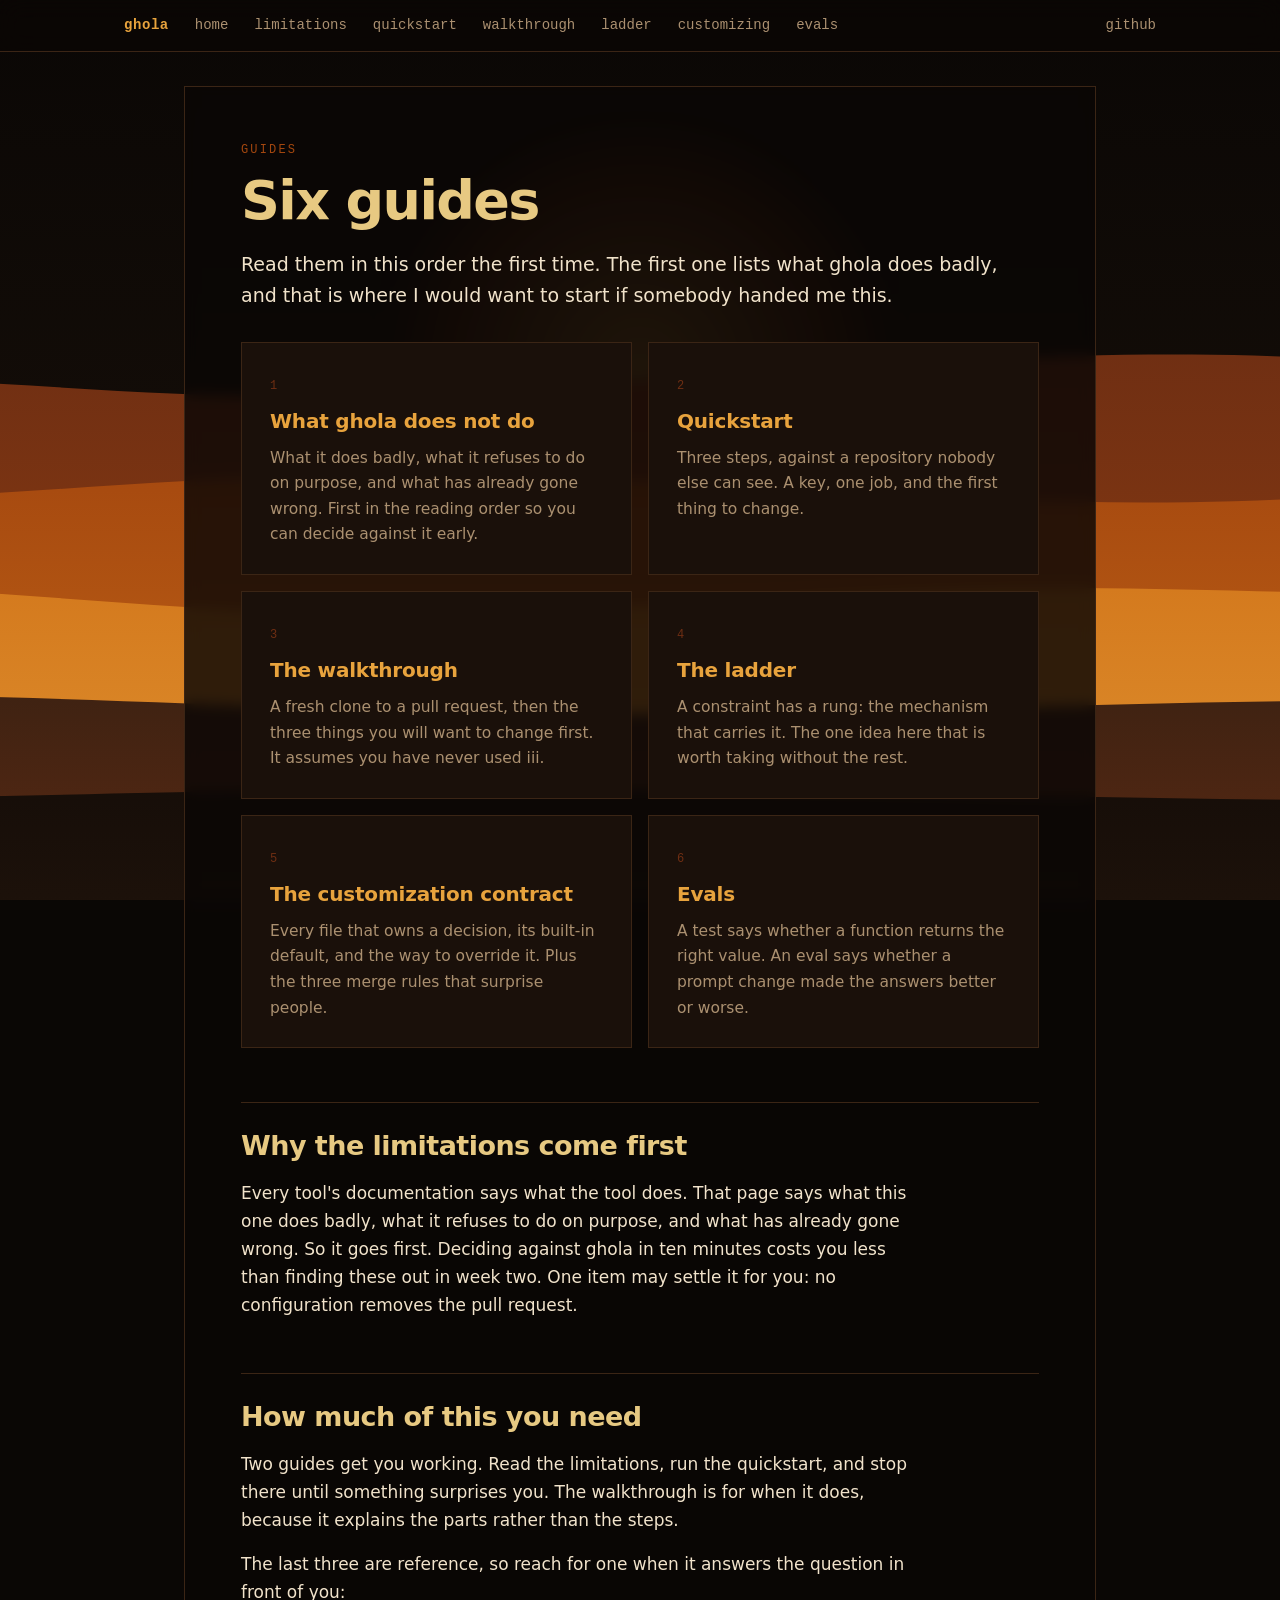
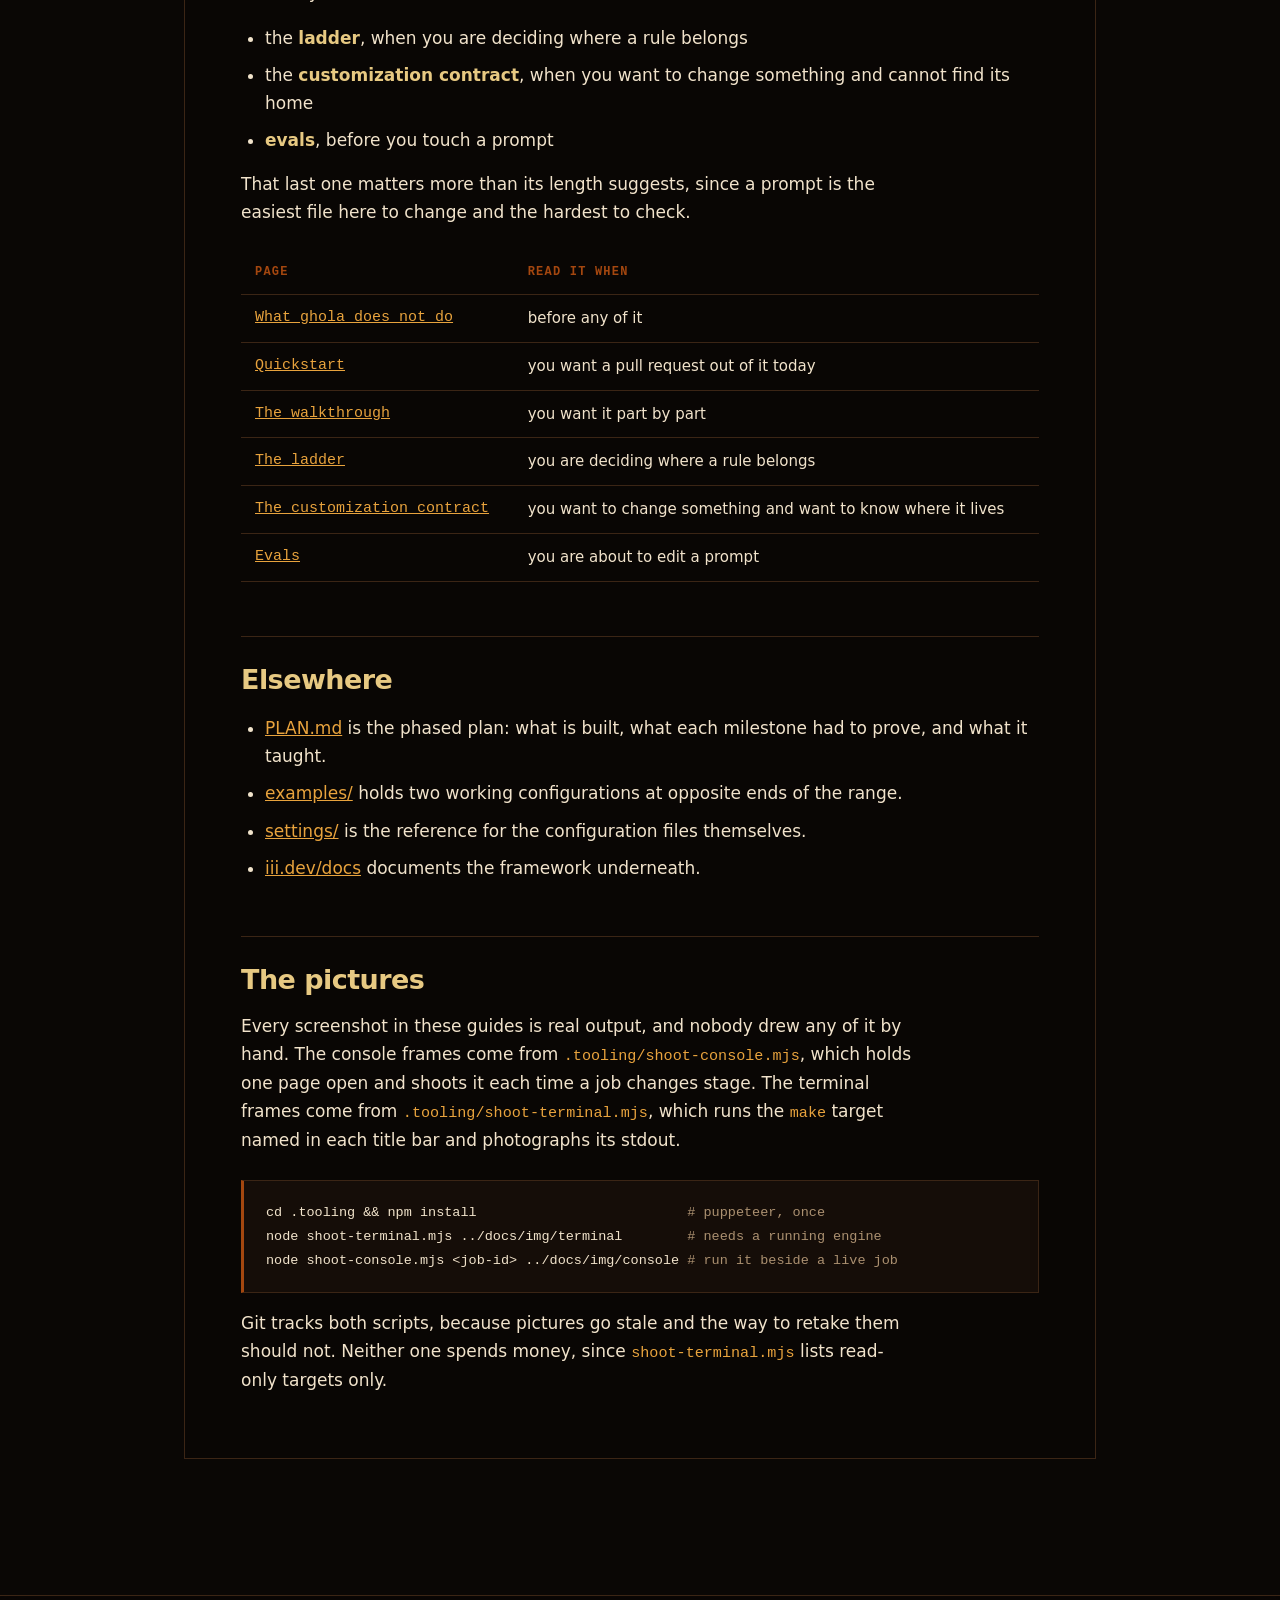
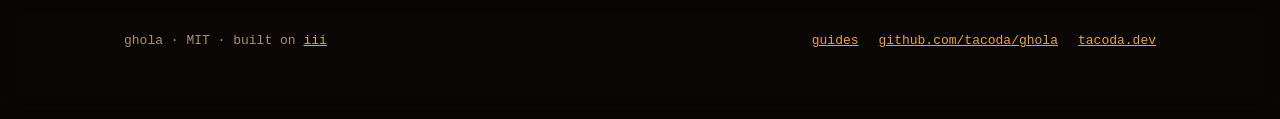
<file: guides/index.html>
<!doctype html>
<html lang="en">
<head>
<meta charset="utf-8">
<meta name="viewport" content="width=device-width, initial-scale=1">
<title>Guides — ghola</title>
<meta name="description" content="Six guides for ghola, in reading order: what it does not do, the quickstart, the walkthrough, the ladder, the customization contract, and evals.">
<!-- voice-register: informational -->
<link rel="stylesheet" href="../assets/site.css">
</head>
<body data-page="guides" data-root="../">

<div class="wrap">
<main class="page">
<article>

  <div class="kicker">Guides</div>
  <h1>Six guides</h1>
  <p class="lede">Read them in this order the first time. The first one lists
  what ghola does badly, and that is where I would want to start if somebody
  handed me this.</p>

  <div class="cards" data-cards></div>

  <h2 class="plain">Why the limitations come first</h2>
  <p>Every tool's documentation says what the tool does. That page says what this
  one does badly, what it refuses to do on purpose, and what has already gone
  wrong. So it goes first. Deciding against ghola in ten minutes costs you less
  than finding these out in week two. One item may settle it for you: no
  configuration removes the pull request.</p>

  <h2 class="plain">How much of this you need</h2>
  <p>Two guides get you working. Read the limitations, run the quickstart, and
  stop there until something surprises you. The walkthrough is for when it does,
  because it explains the parts rather than the steps.</p>
  <p>The last three are reference, so reach for one when it answers the question
  in front of you:</p>
  <ul>
    <li>the <strong>ladder</strong>, when you are deciding where a rule
    belongs</li>
    <li>the <strong>customization contract</strong>, when you want to change
    something and cannot find its home</li>
    <li><strong>evals</strong>, before you touch a prompt</li>
  </ul>
  <p>That last one matters more than its length suggests, since a prompt is the
  easiest file here to change and the hardest to check.</p>

  <div class="scroll-x">
    <table data-order></table>
  </div>

  <h2 class="plain">Elsewhere</h2>
  <ul>
    <li><a href="https://github.com/tacoda/ghola/blob/main/PLAN.md">PLAN.md</a>
    is the phased plan: what is built, what each milestone had to prove, and
    what it taught.</li>
    <li><a href="https://github.com/tacoda/ghola/tree/main/examples">examples/</a>
    holds two working configurations at opposite ends of the range.</li>
    <li><a href="https://github.com/tacoda/ghola/tree/main/settings">settings/</a>
    is the reference for the configuration files themselves.</li>
    <li><a href="https://iii.dev/docs">iii.dev/docs</a> documents the framework
    underneath.</li>
  </ul>

  <h2 class="plain">The pictures</h2>
  <p>Every screenshot in these guides is real output, and nobody drew any of it
  by hand. The console frames come from
  <code>.tooling/shoot-console.mjs</code>, which holds one page open and shoots
  it each time a job changes stage. The terminal frames come from
  <code>.tooling/shoot-terminal.mjs</code>, which runs the <code>make</code>
  target named in each title bar and photographs its stdout.</p>
<pre>cd .tooling &amp;&amp; npm install                          <span class="c"># puppeteer, once</span>
node shoot-terminal.mjs ../docs/img/terminal        <span class="c"># needs a running engine</span>
node shoot-console.mjs &lt;job-id&gt; ../docs/img/console <span class="c"># run it beside a live job</span></pre>
  <p>Git tracks both scripts, because pictures go stale and the way to retake
  them should not. Neither one spends money, since
  <code>shoot-terminal.mjs</code> lists read-only targets only.</p>

</article>
</main>
</div>

<script src="../assets/site.js"></script>
</body>
</html>
</file>
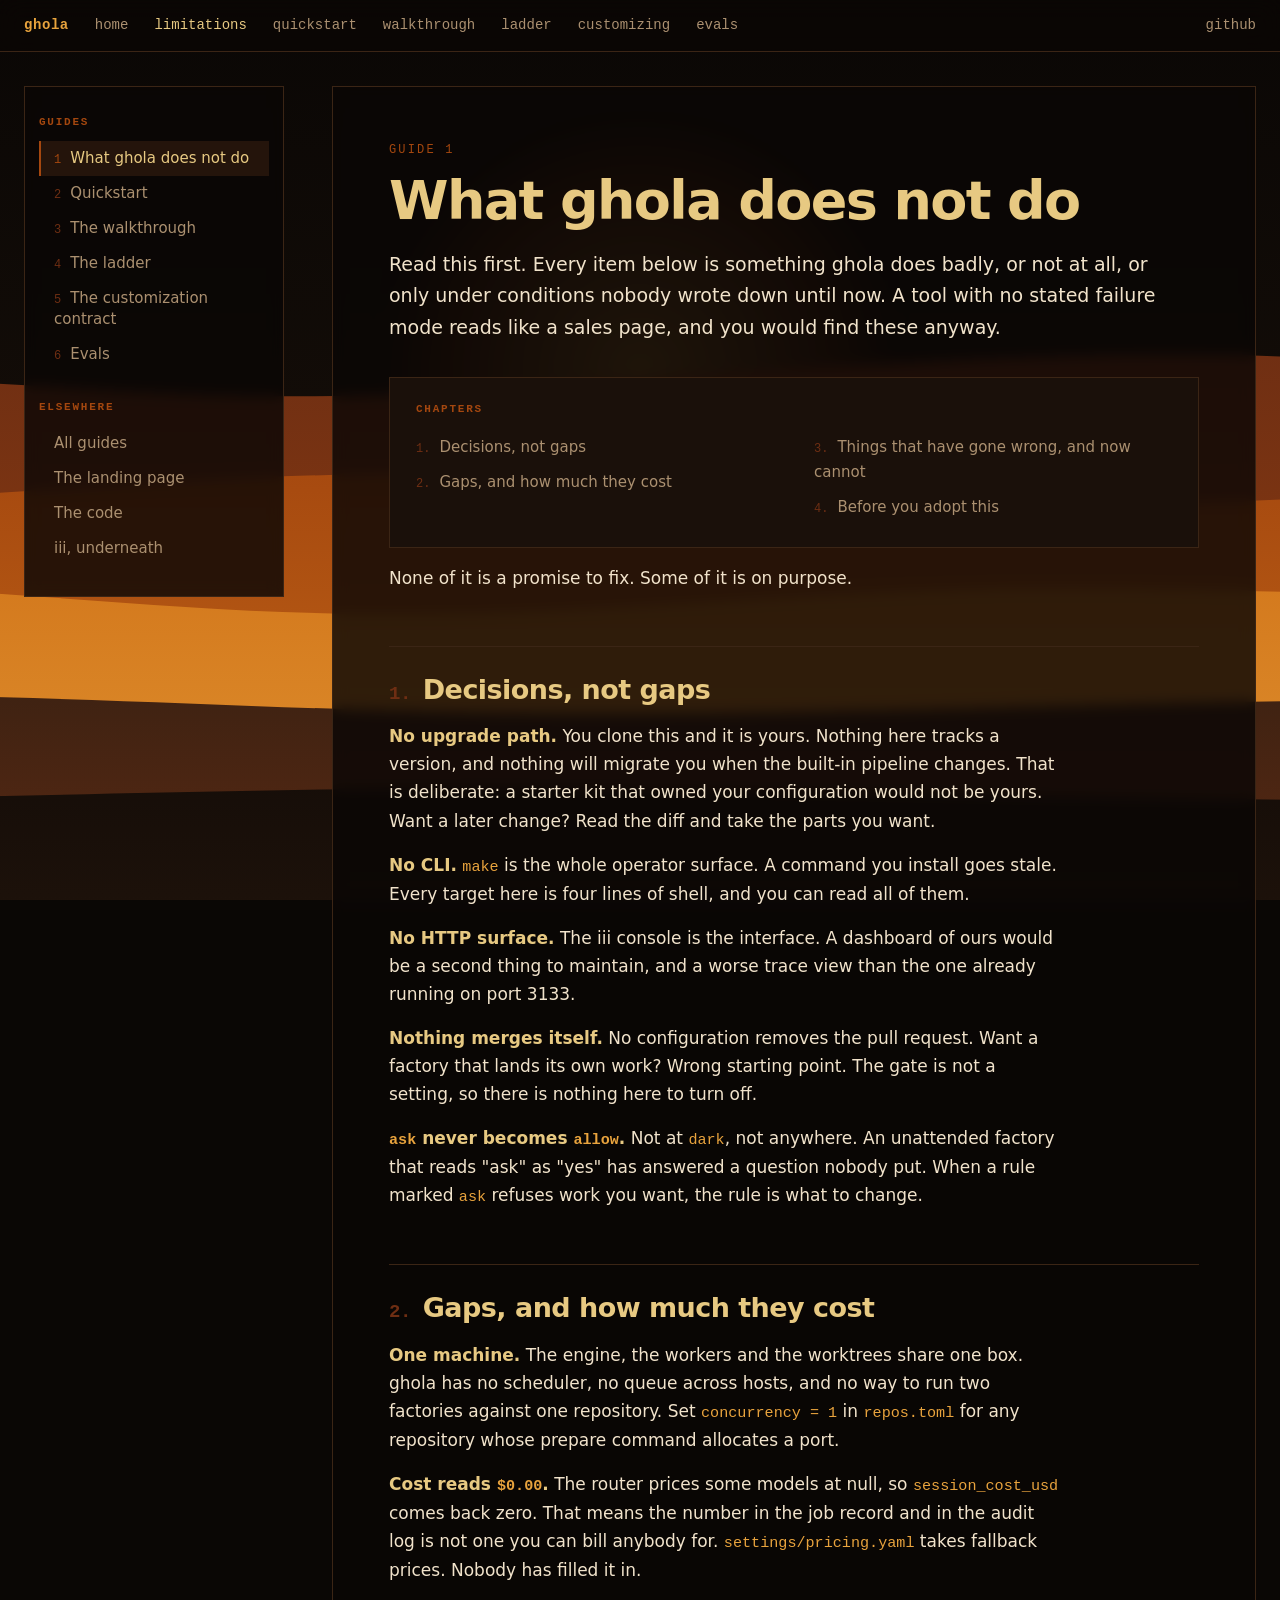
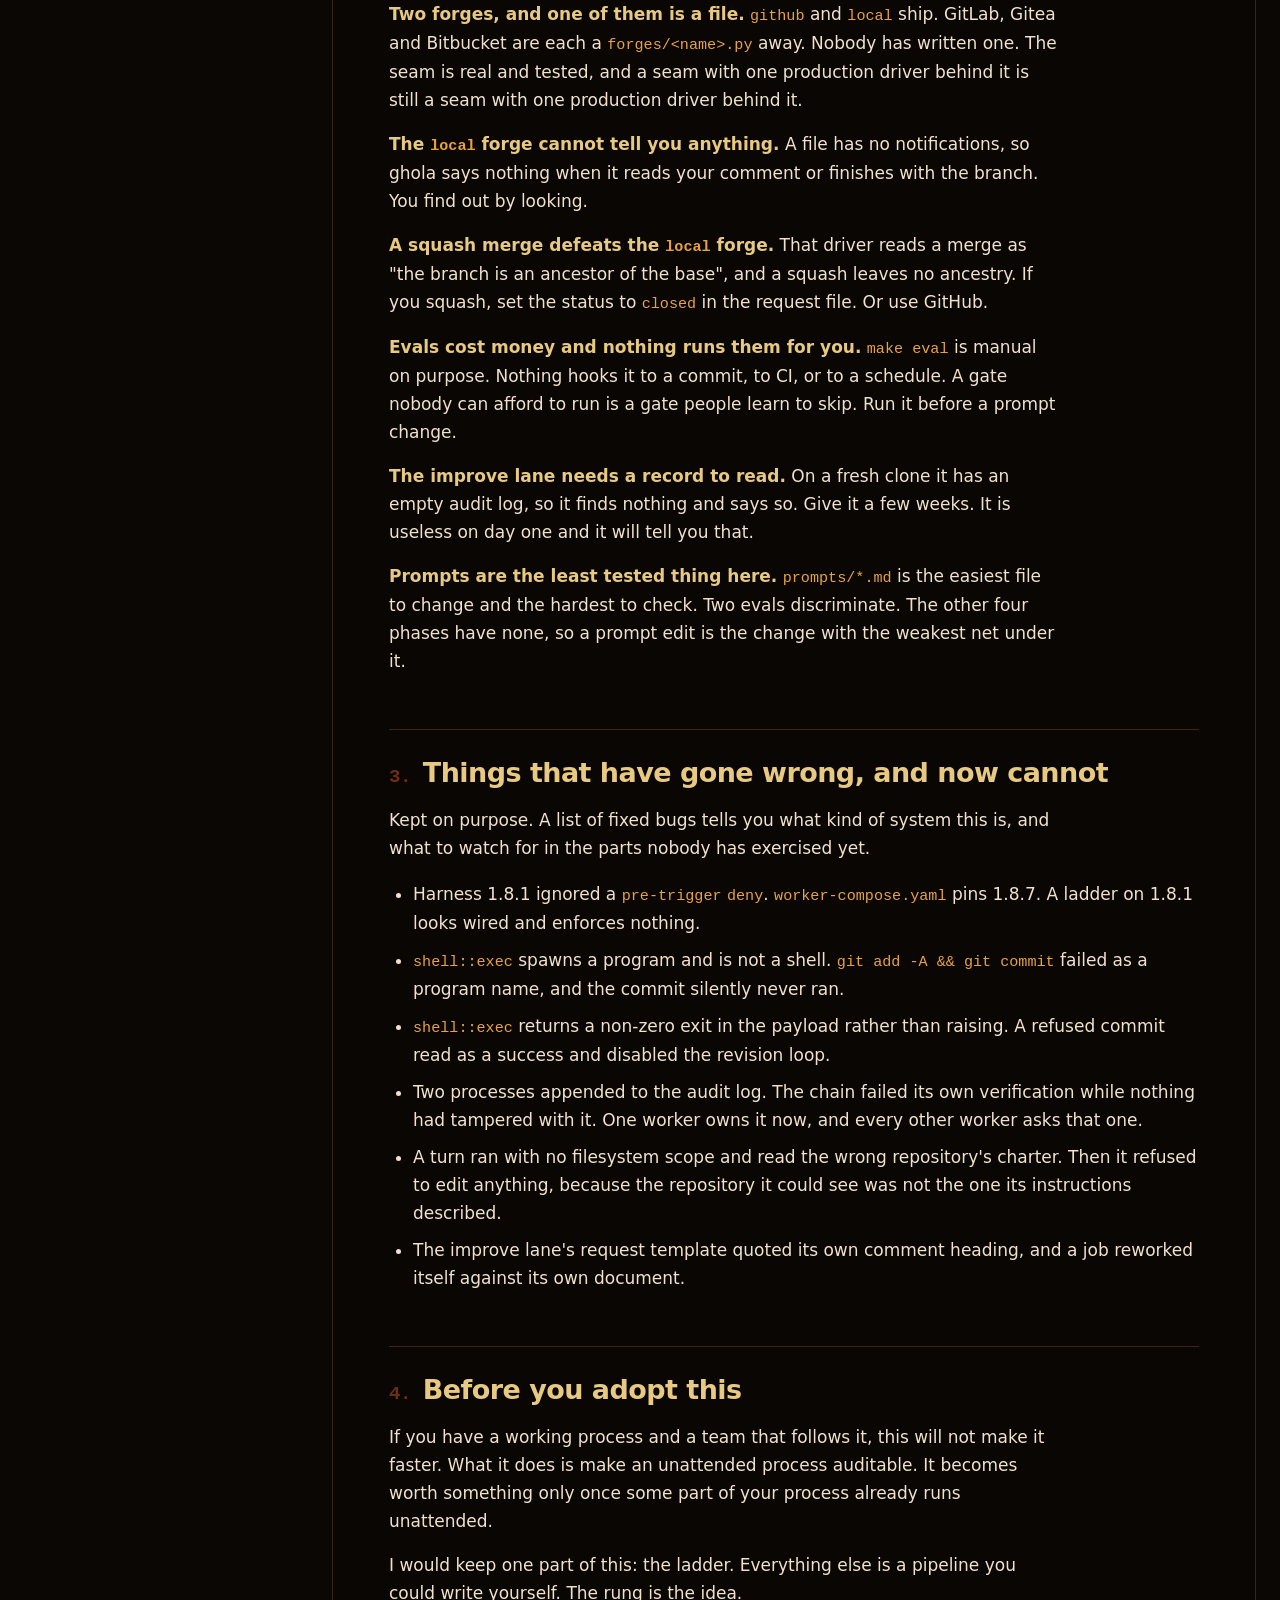
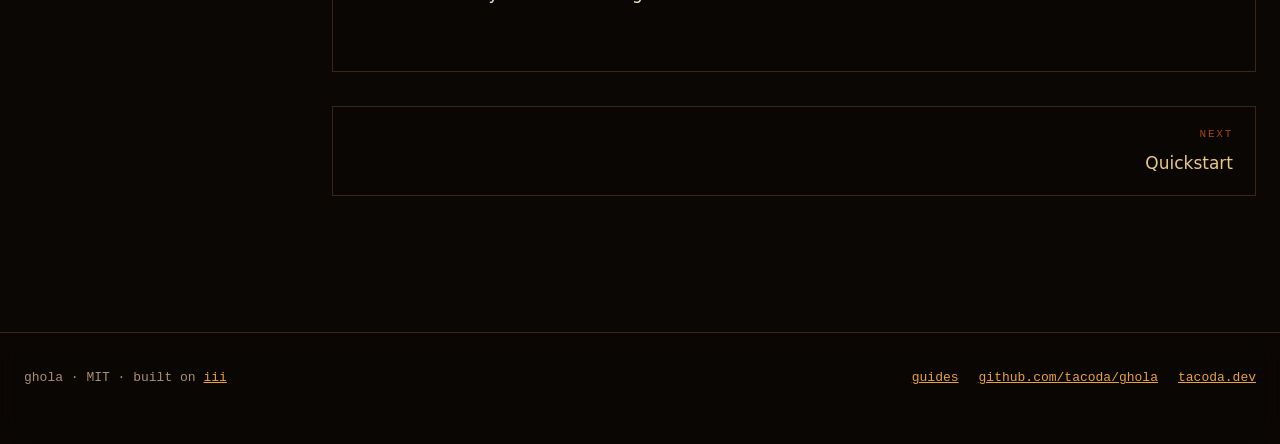
<file: guides/limitations/index.html>
<!doctype html>
<html lang="en">
<head>
<meta charset="utf-8">
<meta name="viewport" content="width=device-width, initial-scale=1">
<title>What ghola does not do — ghola guides</title>
<meta name="description" content="What ghola does badly, what it refuses to do on purpose, and what has already gone wrong. None of it is a promise to fix.">
<!-- voice-register: informational -->
<!-- voice-english: ste -->
<link rel="stylesheet" href="../../assets/site.css">
</head>
<body class="guides" data-page="limitations" data-root="../../">

<div class="wrap">
<main>
<article>

  <div class="kicker">Guide 1</div>
  <h1>What ghola does not do</h1>
  <p class="lede">Read this first. Every item below is something ghola does
  badly, or not at all, or only under conditions nobody wrote down until now. A
  tool with no stated failure mode reads like a sales page, and you would find
  these anyway.</p>
  <p>None of it is a promise to fix. Some of it is on purpose.</p>

  <h2>Decisions, not gaps</h2>

  <p><strong>No upgrade path.</strong> You clone this and it is yours. Nothing
  here tracks a version, and nothing will migrate you when the built-in pipeline
  changes. That is deliberate: a starter kit that owned your configuration would
  not be yours. Want a later change? Read the diff and take the parts you
  want.</p>

  <p><strong>No CLI.</strong> <code>make</code> is the whole operator surface. A
  command you install goes stale. Every target here is four lines of shell, and
  you can read all of them.</p>

  <p><strong>No HTTP surface.</strong> The iii console is the interface. A
  dashboard of ours would be a second thing to maintain, and a worse trace view
  than the one already running on port 3133.</p>

  <p><strong>Nothing merges itself.</strong> No configuration removes the pull
  request. Want a factory that lands its own work? Wrong starting point. The gate
  is not a setting, so there is nothing here to turn off.</p>

  <p><strong><code>ask</code> never becomes <code>allow</code>.</strong> Not at
  <code>dark</code>, not anywhere. An unattended factory that reads "ask" as
  "yes" has answered a question nobody put. When a rule marked <code>ask</code>
  refuses work you want, the rule is what to change.</p>

  <h2>Gaps, and how much they cost</h2>

  <p><strong>One machine.</strong> The engine, the workers and the worktrees
  share one box. ghola has no scheduler, no queue across hosts, and no way to run
  two factories against one repository. Set <code>concurrency = 1</code> in
  <code>repos.toml</code> for any repository whose prepare command allocates a
  port.</p>

  <p><strong>Cost reads <code>$0.00</code>.</strong> The router prices some
  models at null, so <code>session_cost_usd</code> comes back zero. That means
  the number in the job record and in the audit log is not one you can bill
  anybody for. <code>settings/pricing.yaml</code> takes fallback prices. Nobody
  has filled it in.</p>

  <p><strong>Two forges, and one of them is a file.</strong>
  <code>github</code> and <code>local</code> ship. GitLab, Gitea and Bitbucket
  are each a <code>forges/&lt;name&gt;.py</code> away. Nobody has written one.
  The seam is real and tested, and a seam with one production driver behind it is
  still a seam with one production driver behind it.</p>

  <p><strong>The <code>local</code> forge cannot tell you anything.</strong> A
  file has no notifications, so ghola says nothing when it reads your comment or
  finishes with the branch. You find out by looking.</p>

  <p><strong>A squash merge defeats the <code>local</code> forge.</strong> That
  driver reads a merge as "the branch is an ancestor of the base", and a squash
  leaves no ancestry. If you squash, set the status to <code>closed</code> in the
  request file. Or use GitHub.</p>

  <p><strong>Evals cost money and nothing runs them for you.</strong>
  <code>make eval</code> is manual on purpose. Nothing hooks it to a commit, to
  CI, or to a schedule. A gate nobody can afford to run is a gate people learn to
  skip. Run it before a prompt change.</p>

  <p><strong>The improve lane needs a record to read.</strong> On a fresh clone
  it has an empty audit log, so it finds nothing and says so. Give it a few
  weeks. It is useless on day one and it will tell you that.</p>

  <p><strong>Prompts are the least tested thing here.</strong>
  <code>prompts/*.md</code> is the easiest file to change and the hardest to
  check. Two evals discriminate. The other four phases have none, so a prompt
  edit is the change with the weakest net under it.</p>

  <h2>Things that have gone wrong, and now cannot</h2>

  <p>Kept on purpose. A list of fixed bugs tells you what kind of system this is,
  and what to watch for in the parts nobody has exercised yet.</p>

  <ul>
    <li>Harness 1.8.1 ignored a <code>pre-trigger</code> <code>deny</code>.
    <code>worker-compose.yaml</code> pins 1.8.7. A ladder on 1.8.1 looks wired
    and enforces nothing.</li>
    <li><code>shell::exec</code> spawns a program and is not a shell.
    <code>git add -A &amp;&amp; git commit</code> failed as a program name, and
    the commit silently never ran.</li>
    <li><code>shell::exec</code> returns a non-zero exit in the payload rather
    than raising. A refused commit read as a success and disabled the revision
    loop.</li>
    <li>Two processes appended to the audit log. The chain failed its own
    verification while nothing had tampered with it. One worker owns it now, and
    every other worker asks that one.</li>
    <li>A turn ran with no filesystem scope and read the wrong repository's
    charter. Then it refused to edit anything, because the repository it could
    see was not the one its instructions described.</li>
    <li>The improve lane's request template quoted its own comment heading, and a
    job reworked itself against its own document.</li>
  </ul>

  <h2>Before you adopt this</h2>

  <p>If you have a working process and a team that follows it, this will not make
  it faster. What it does is make an unattended process auditable. It becomes
  worth something only once some part of your process already runs
  unattended.</p>

  <p>I would keep one part of this: the ladder. Everything else is a pipeline you
  could write yourself. The rung is the idea.</p>

</article>
</main>
</div>

<script src="../../assets/site.js"></script>
</body>
</html>
</file>
<file: assets/site.css>
/* ghola — one stylesheet for the landing page and the guides.
   The backdrop is fixed and the color of everything on it is driven by a single
   custom property, --sky, which the script sets from scroll position. */

:root {
  --black:    #0A0705;
  --brown-9:  #150D08;
  --brown-8:  #23150C;
  --brown-7:  #3A2112;
  --rust:     #6E2E13;
  --burnt:    #A4470F;
  --orange:   #D2761B;
  --amber:    #E8A33D;
  --sand:     #E7C982;

  --panel:    #1A100A;
  --panel-2:  #23160E;
  --border:   #3B2515;

  --text:     #F1E3CB;
  --muted:    #AB9070;

  --maxw:     1080px;
  --mono:     "JetBrains Mono", ui-monospace, SFMono-Regular, Menlo, monospace;
  --sans:     Inter, system-ui, -apple-system, "Segoe UI", sans-serif;

  /* The scroll position, as a percentage. 14% is what a reduced-motion visitor
     sees, because the script never moves it for them. */
  --sky: 14%;
}

* { box-sizing: border-box; margin: 0; padding: 0; }

html { scroll-behavior: smooth; }

body {
  background: var(--black);
  color: var(--text);
  font: 17px/1.65 var(--sans);
  -webkit-font-smoothing: antialiased;
  overflow-x: hidden;
}

/* ---------- the dune field ---------------------------------------------- */

#dunes {
  position: fixed;
  inset: 0;
  z-index: 0;
  pointer-events: none;
  overflow: hidden;
}
#sky, #dunes .dune {
  position: absolute;
  background-image: var(--g);
  background-repeat: no-repeat;
  background-size: 100% 500%;
  background-position: 0 var(--sky);
}
#sky { inset: 0; }

/* Every dune is anchored to the bottom of the viewport and cut to shape by an
   SVG mask, which is why the field never runs out: there is no top edge to
   drift past and no bottom edge to expose. The 8vh overhang below the fold
   absorbs the downward drift the script applies. */
#dunes .dune {
  left: -35%;
  width: 170%;
  bottom: -8vh;
  height: calc(var(--h) + 8vh);
  mask: var(--m) no-repeat 0 0 / 100% 100%;
  -webkit-mask: var(--m) no-repeat 0 0 / 100% 100%;
  will-change: transform;
}
/* The scroll drift lives on #sun and the pulse lives on its pseudo-element, so
   the two never fight over one transform. */
#sun {
  position: absolute;
  left: 50%;
  top: 12vh;
  width: 520px;
  height: 520px;
  margin-left: -260px;
  will-change: transform;
}
#sun::before {
  content: "";
  position: absolute;
  inset: 0;
  border-radius: 50%;
  background: radial-gradient(circle,
    rgba(232,163,61,.50), rgba(164,71,15,.26) 52%, rgba(164,71,15,0) 70%);
  animation: sun-pulse 9s ease-in-out infinite;
  will-change: transform, opacity;
}
@keyframes sun-pulse {
  0%, 100% { transform: scale(1);    opacity: .86; }
  50%      { transform: scale(1.06); opacity: 1; }
}

/* ---------- chrome ------------------------------------------------------ */

.wrap { position: relative; z-index: 1; }

nav {
  position: sticky;
  top: 0;
  z-index: 10;
  background: rgba(10, 7, 5, .70);
  backdrop-filter: blur(12px) saturate(1.1);
  -webkit-backdrop-filter: blur(12px) saturate(1.1);
  border-bottom: 1px solid var(--border);
}
nav .row {
  max-width: var(--maxw);
  margin: 0 auto;
  padding: 14px 24px;
  display: flex;
  align-items: center;
  gap: 26px;
  font-family: var(--mono);
  font-size: 14px;
}
nav .brand { color: var(--amber); font-weight: 700; letter-spacing: .04em; text-decoration: none; }
nav a { color: var(--muted); text-decoration: none; }
nav a:hover, nav a.on { color: var(--sand); }
nav .spacer { flex: 1; }
@media (max-width: 860px) { nav .hide-sm { display: none; } }

/* The guides shell is wider than the landing page, because it carries a
   sidebar that the landing page does not have. */
.guides nav .row { max-width: 1320px; }

a { color: var(--amber); }

footer {
  border-top: 1px solid var(--border);
  background: rgba(10, 7, 5, .70);
  backdrop-filter: blur(12px);
  -webkit-backdrop-filter: blur(12px);
  margin-top: 96px;
}
footer .row {
  max-width: var(--maxw);
  margin: 0 auto;
  padding: 34px 24px 70px;
  font-family: var(--mono);
  font-size: 13px;
  color: var(--muted);
  display: flex;
  flex-wrap: wrap;
  gap: 20px;
}
footer .spacer { flex: 1; }
.guides footer .row { max-width: 1320px; }

/* ---------- landing page ------------------------------------------------ */

/* Sections are dark enough for the prose to stay readable and translucent
   enough that the color behind them shifts as you scroll. */
section {
  max-width: var(--maxw);
  margin: 0 auto 64px;
  padding: 76px 44px;
  background: rgba(10, 7, 5, .80);
  backdrop-filter: blur(7px);
  -webkit-backdrop-filter: blur(7px);
  border: 1px solid var(--border);
}
@media (max-width: 720px) { section { padding: 56px 22px; } }

.eyebrow {
  font-family: var(--mono);
  font-size: 12px;
  letter-spacing: .18em;
  text-transform: uppercase;
  color: var(--burnt);
  margin-bottom: 14px;
}
h1 {
  font-size: clamp(56px, 13vw, 132px);
  line-height: .92;
  letter-spacing: -.04em;
  color: var(--sand);
  font-weight: 800;
}
section h2 {
  font-size: clamp(28px, 4.4vw, 40px);
  line-height: 1.15;
  letter-spacing: -.02em;
  color: var(--sand);
  margin-bottom: 18px;
}
section h3 { font-size: 19px; color: var(--amber); margin-bottom: 8px; letter-spacing: -.01em; }
p { max-width: 62ch; }
p + p { margin-top: 16px; }
.lede { font-size: 20px; color: var(--text); }
.muted { color: var(--muted); }

#hero {
  padding-top: 18vh;
  padding-bottom: 24vh;
  background: none;
  border: 0;
  backdrop-filter: none;
  -webkit-backdrop-filter: none;
  margin-bottom: 22vh;
}
.tagline {
  font-family: var(--mono);
  font-size: clamp(15px, 2.6vw, 21px);
  color: var(--orange);
  margin: 22px 0 26px;
}
.cta { display: flex; flex-wrap: wrap; gap: 12px; margin-top: 34px; }
.btn {
  font-family: var(--mono);
  font-size: 14px;
  text-decoration: none;
  padding: 12px 20px;
  border: 1px solid var(--border);
  color: var(--sand);
  background: var(--panel);
}
.btn:hover { border-color: var(--burnt); }
.btn.primary { background: var(--burnt); border-color: var(--burnt); color: #FFF3DF; }
.btn.primary:hover { background: var(--orange); border-color: var(--orange); }

.facts {
  margin-top: 40px;
  font-family: var(--mono);
  font-size: 13px;
  color: var(--muted);
}
.facts b { color: var(--sand); font-weight: 500; }

.panel {
  background: var(--panel);
  border: 1px solid var(--border);
  padding: 30px;
}
.grid { display: grid; gap: 16px; grid-template-columns: repeat(auto-fit, minmax(280px, 1fr)); margin-top: 32px; }
.grid p { font-size: 15.5px; color: var(--muted); }

.rung {
  display: flex;
  gap: 18px;
  align-items: baseline;
  padding: 13px 18px;
  border: 1px solid var(--border);
  border-left-width: 4px;
  background: var(--panel);
  margin-top: 8px;
  font-size: 15.5px;
}
.rung b { font-family: var(--mono); color: var(--sand); font-weight: 500; min-width: 92px; }
.rung span { color: var(--muted); }
.rung:nth-of-type(1) { border-left-color: var(--brown-7); }
.rung:nth-of-type(2) { border-left-color: var(--rust); }
.rung:nth-of-type(3) { border-left-color: var(--burnt); }
.rung:nth-of-type(4) { border-left-color: var(--orange); }
.rung:nth-of-type(5) { border-left-color: var(--amber); }
.rung:nth-of-type(6) { border-left-color: var(--sand); }

.not li { list-style: none; padding: 14px 0; border-bottom: 1px solid var(--border); font-size: 16px; color: var(--muted); }
.not li b { color: var(--sand); font-weight: 600; }
.not { margin-top: 24px; }

/* ---------- shared prose furniture -------------------------------------- */

pre {
  background: var(--brown-9);
  border: 1px solid var(--border);
  border-left: 3px solid var(--burnt);
  padding: 20px 22px;
  overflow-x: auto;
  font-family: var(--mono);
  font-size: 13.5px;
  line-height: 1.75;
  color: var(--text);
  margin-top: 26px;
}
pre .c { color: var(--muted); }
pre .k { color: var(--amber); }
code { font-family: var(--mono); font-size: .89em; color: var(--amber); }
pre code { color: inherit; font-size: inherit; }

table { width: 100%; border-collapse: collapse; margin-top: 26px; font-size: 15px; }
th, td { text-align: left; padding: 11px 14px; border-bottom: 1px solid var(--border); vertical-align: top; }
th { font-family: var(--mono); font-size: 12px; letter-spacing: .1em; text-transform: uppercase; color: var(--burnt); }
td:first-child { font-family: var(--mono); color: var(--amber); white-space: nowrap; }
.scroll-x { overflow-x: auto; }

/* ---------- diagrams ---------------------------------------------------- */

/* Mermaid renders into these. The source is hidden until the render lands, so
   a slow CDN shows an empty panel rather than a wall of diagram syntax, and the
   loader reveals it anyway if the fetch fails outright. */
.mermaid {
  background: var(--brown-9);
  border: 1px solid var(--border);
  border-left: 3px solid var(--rust);
  padding: 26px 22px;
  margin-top: 26px;
  overflow-x: auto;
  text-align: center;
  font-family: var(--mono);
  font-size: 13px;
  line-height: 1.6;
  color: var(--muted);
}
.mermaid:not([data-done]) { visibility: hidden; min-height: 120px; }
.mermaid[data-done] { line-height: 1; }
.mermaid svg { max-width: 100%; height: auto; display: inline-block; }
figure > .mermaid { margin-top: 0; }

figure { margin-top: 28px; }
figure img { width: 100%; display: block; border: 1px solid var(--border); }
figcaption { margin-top: 10px; font-size: 14px; color: var(--muted); font-family: var(--mono); }

/* ---------- the guides shell -------------------------------------------- */

.shell {
  max-width: 1320px;
  margin: 0 auto;
  padding: 0 24px 40px;
  display: grid;
  grid-template-columns: 260px minmax(0, 1fr);
  gap: 48px;
  align-items: start;
}
@media (max-width: 960px) { .shell { grid-template-columns: minmax(0, 1fr); gap: 0; } }

/* The sidebar needs its own panel. Without one, its links sit straight on the
   dune field, and the field is bright orange by the middle of a long guide. */
.side {
  position: sticky;
  top: 34px;
  max-height: calc(100vh - 68px);
  overflow-y: auto;
  margin-top: 34px;
  padding: 26px 14px 30px;
  font-size: 15px;
  background: rgba(10, 7, 5, .82);
  backdrop-filter: blur(7px);
  -webkit-backdrop-filter: blur(7px);
  border: 1px solid var(--border);
}
@media (max-width: 960px) {
  .side {
    position: static;
    max-height: none;
    margin-top: 26px;
    padding: 22px 18px 24px;
  }
}
.side h4 {
  font-family: var(--mono);
  font-size: 11px;
  letter-spacing: .16em;
  text-transform: uppercase;
  color: var(--burnt);
  margin: 26px 0 10px;
}
.side h4:first-child { margin-top: 0; }
.side ol { list-style: none; }
.side li { margin: 0; }
.side a {
  display: block;
  padding: 7px 12px 7px 13px;
  color: var(--muted);
  text-decoration: none;
  border-left: 2px solid transparent;
  line-height: 1.4;
}
.side a:hover { color: var(--sand); background: rgba(58, 33, 18, .35); }
.side a.on {
  color: var(--sand);
  border-left-color: var(--burnt);
  background: rgba(58, 33, 18, .55);
}
.side .num { font-family: var(--mono); font-size: 12px; color: var(--rust); margin-right: 9px; }
.side a.on .num, .side a:hover .num { color: var(--burnt); }

article {
  background: rgba(10, 7, 5, .82);
  backdrop-filter: blur(7px);
  -webkit-backdrop-filter: blur(7px);
  border: 1px solid var(--border);
  padding: 54px 56px 64px;
  margin-top: 34px;
  counter-reset: ch;
}
@media (max-width: 720px) { article { padding: 40px 22px 48px; } }

article .kicker {
  font-family: var(--mono);
  font-size: 12px;
  letter-spacing: .18em;
  text-transform: uppercase;
  color: var(--burnt);
  margin-bottom: 12px;
}
article h1 {
  font-size: clamp(34px, 6vw, 54px);
  line-height: 1.04;
  letter-spacing: -.03em;
  margin-bottom: 20px;
}
article .lede { max-width: 64ch; color: var(--text); font-size: 19px; }

/* Chapters number themselves, so moving a section never leaves a stale
   number behind in the prose. */
article h2 {
  counter-increment: ch;
  counter-reset: sub;
  font-size: 27px;
  line-height: 1.25;
  letter-spacing: -.02em;
  color: var(--sand);
  margin: 54px 0 16px;
  padding-top: 26px;
  border-top: 1px solid var(--border);
  scroll-margin-top: 70px;
}
article h2::before {
  content: counter(ch) ".";
  font-family: var(--mono);
  font-size: 19px;
  color: var(--rust);
  margin-right: 12px;
}
article h3 {
  counter-increment: sub;
  font-size: 19px;
  color: var(--amber);
  margin: 34px 0 10px;
  scroll-margin-top: 70px;
}
article h3::before {
  content: counter(ch) "." counter(sub);
  font-family: var(--mono);
  font-size: 14px;
  color: var(--rust);
  margin-right: 10px;
}
article h2.plain, article h3.plain { counter-increment: none; }
article h2.plain::before, article h3.plain::before { content: none; }

article p { margin-top: 16px; }
article ul, article ol { margin: 18px 0 0 24px; }
article li { margin-top: 9px; }
article li > p:first-child { margin-top: 0; }
article ul ul, article ol ol { margin-top: 9px; }
article strong { color: var(--sand); }
article hr { border: 0; border-top: 1px solid var(--border); margin: 44px 0; }

/* One callout, used for the thing on a page a reader must not miss. */
.note {
  border: 1px solid var(--border);
  border-left: 3px solid var(--amber);
  background: var(--panel);
  padding: 18px 22px;
  margin-top: 26px;
}
.note p { margin-top: 10px; }
.note p:first-child { margin-top: 0; }
.note .label {
  font-family: var(--mono);
  font-size: 11px;
  letter-spacing: .16em;
  text-transform: uppercase;
  color: var(--amber);
  display: block;
  margin-bottom: 8px;
}
.note.warn { border-left-color: var(--burnt); }
.note.warn .label { color: var(--orange); }

/* ---------- the per-page chapter list ----------------------------------- */

.chapters {
  border: 1px solid var(--border);
  background: var(--panel);
  padding: 22px 26px;
  margin-top: 34px;
}
.chapters h4 {
  font-family: var(--mono);
  font-size: 11px;
  letter-spacing: .16em;
  text-transform: uppercase;
  color: var(--burnt);
  margin-bottom: 12px;
}
.chapters ol { list-style: none; margin: 0; counter-reset: toc; columns: 2; column-gap: 40px; }
@media (max-width: 720px) { .chapters ol { columns: 1; } }
.chapters li { margin: 0; break-inside: avoid; }
.chapters a {
  display: block;
  padding: 5px 0;
  color: var(--muted);
  text-decoration: none;
  font-size: 15px;
}
.chapters a:hover { color: var(--sand); }
.chapters a::before {
  counter-increment: toc;
  content: counter(toc) ".";
  font-family: var(--mono);
  font-size: 12px;
  color: var(--rust);
  margin-right: 9px;
}
.chapters a.sub { padding-left: 26px; font-size: 14px; }
.chapters a.sub::before { content: none; counter-increment: none; }

/* ---------- prev / next ------------------------------------------------- */

.pager {
  display: flex;
  gap: 16px;
  margin-top: 34px;
  flex-wrap: wrap;
}
.pager a {
  flex: 1 1 240px;
  border: 1px solid var(--border);
  background: rgba(10, 7, 5, .82);
  backdrop-filter: blur(7px);
  -webkit-backdrop-filter: blur(7px);
  padding: 18px 22px;
  text-decoration: none;
  color: var(--sand);
}
.pager a:hover { border-color: var(--burnt); }
.pager .dir {
  display: block;
  font-family: var(--mono);
  font-size: 11px;
  letter-spacing: .16em;
  text-transform: uppercase;
  color: var(--burnt);
  margin-bottom: 6px;
}
.pager a.next { text-align: right; }

/* The guides index is one column, narrower than the two-column shell. */
main.page { max-width: 960px; margin: 0 auto; padding: 0 24px 40px; }

/* ---------- the guides index ------------------------------------------- */

.cards { display: grid; gap: 16px; grid-template-columns: repeat(auto-fit, minmax(300px, 1fr)); margin-top: 30px; }
.card {
  border: 1px solid var(--border);
  background: var(--panel);
  padding: 26px 28px;
  text-decoration: none;
  display: block;
  color: inherit;
}
.card:hover { border-color: var(--burnt); background: var(--panel-2); }
.card .num { font-family: var(--mono); font-size: 12px; color: var(--rust); }
/* A card is not a chapter, so it takes no number from the article counter. */
.card h3 { margin: 8px 0 8px; color: var(--amber); font-size: 20px; letter-spacing: -.01em; counter-increment: none; }
.card h3::before { content: none; }
.card p { color: var(--muted); font-size: 15.5px; margin: 0; max-width: none; }

@media (prefers-reduced-motion: reduce) {
  html { scroll-behavior: auto; }
  #dunes .dune, #sun { transform: none !important; }
  #sun::before { animation: none; opacity: .93; }
}
</file>
